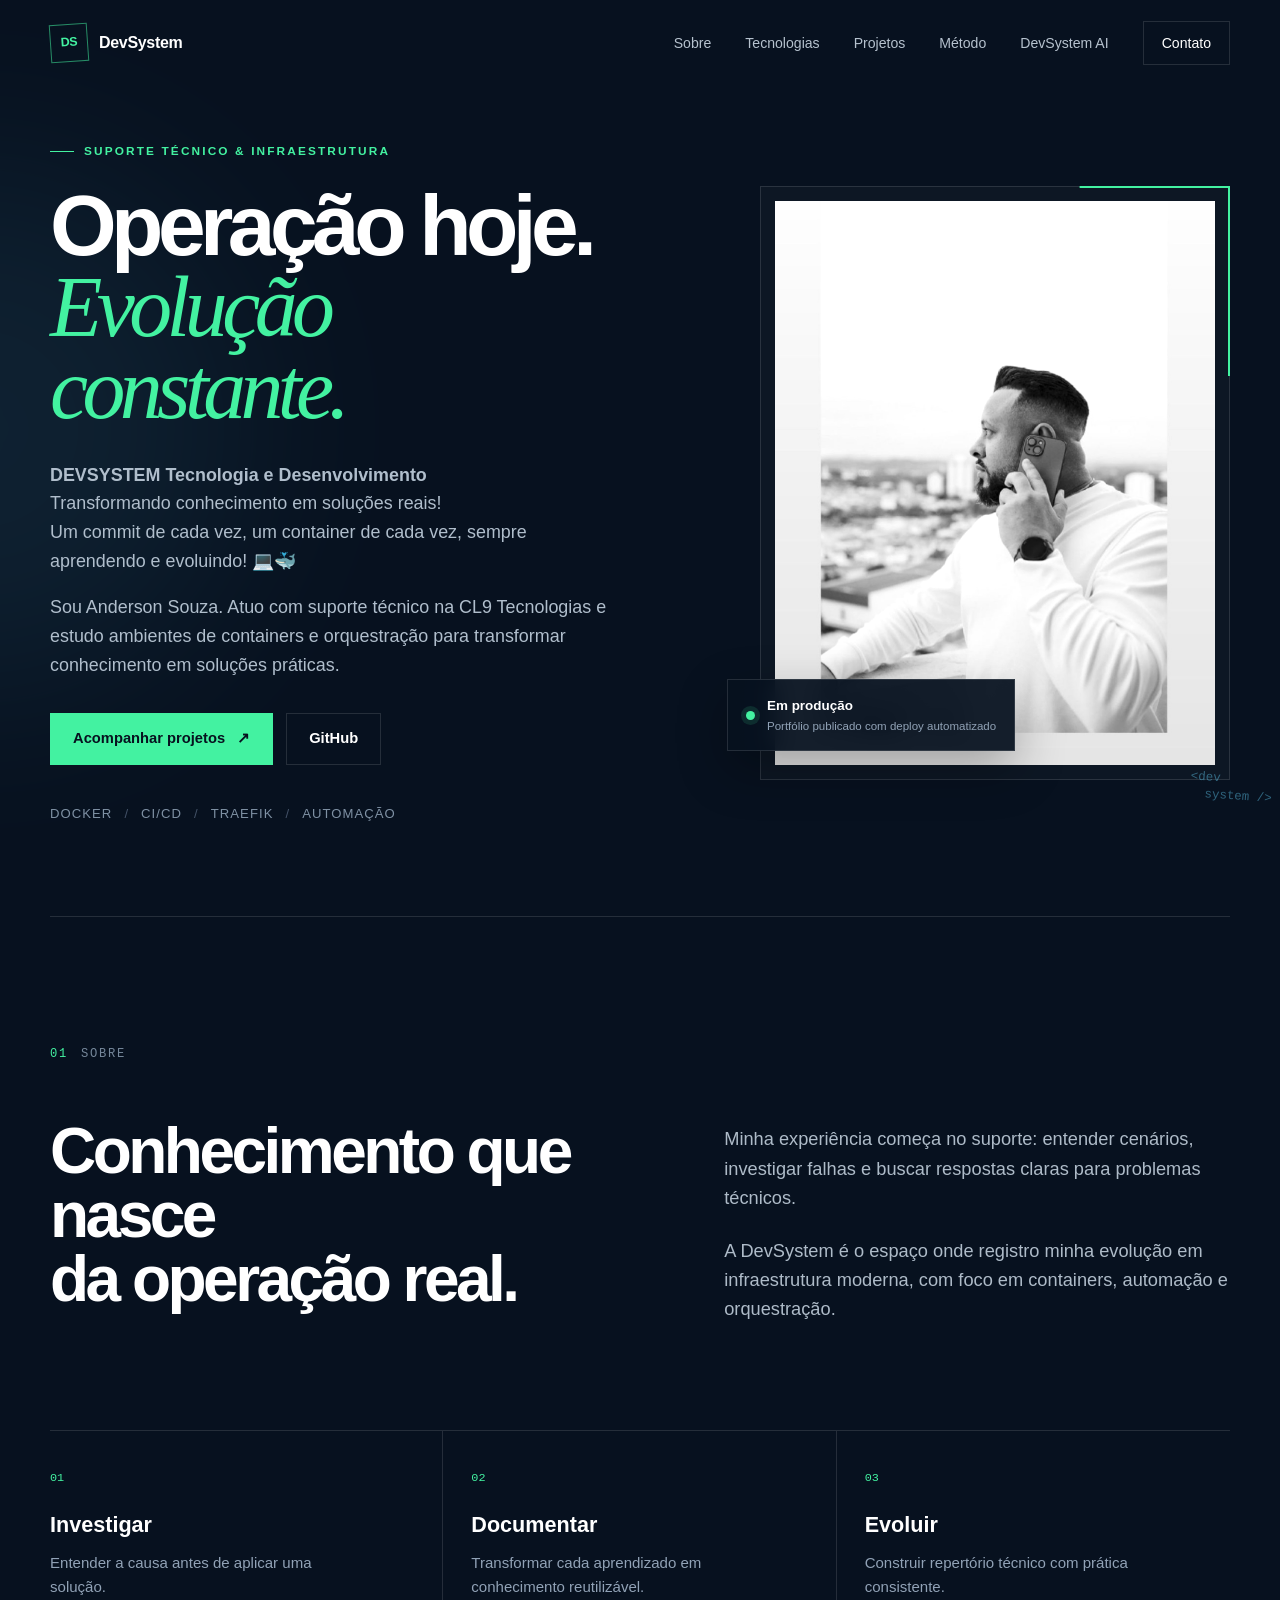
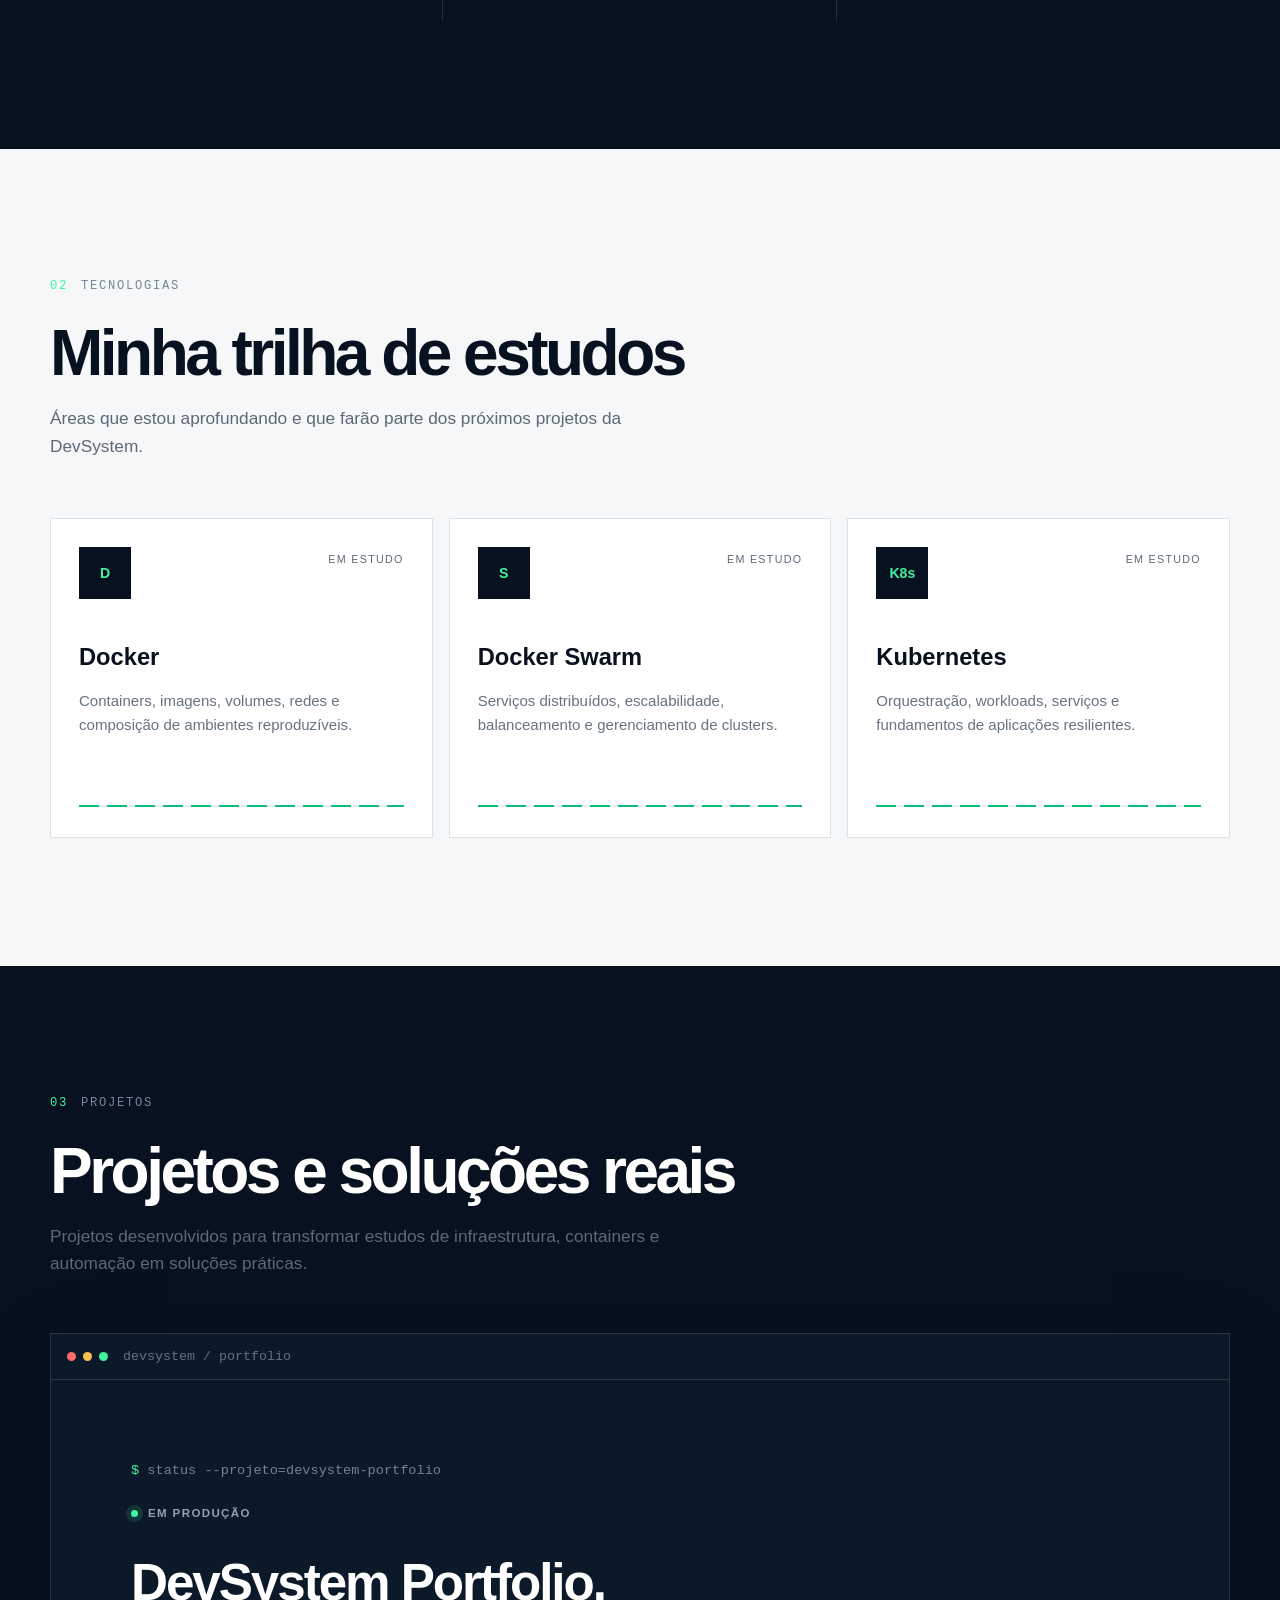
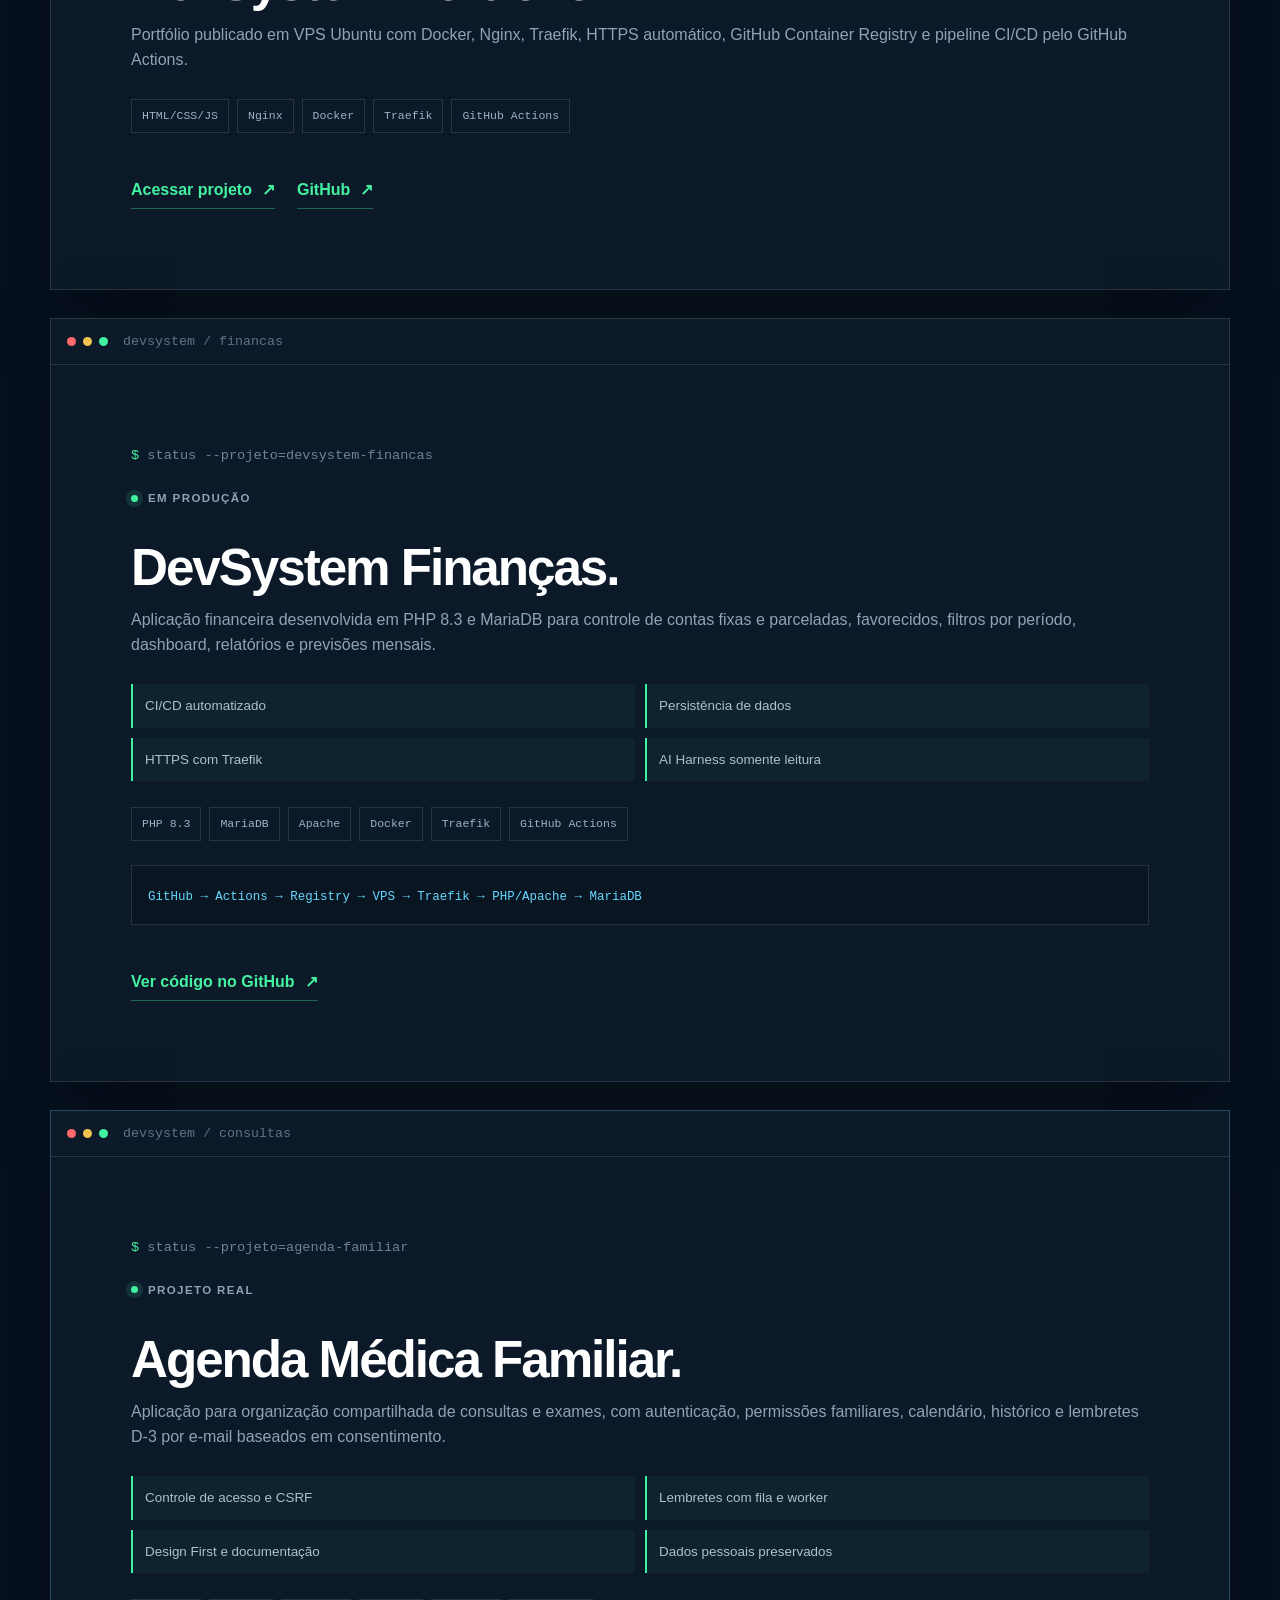
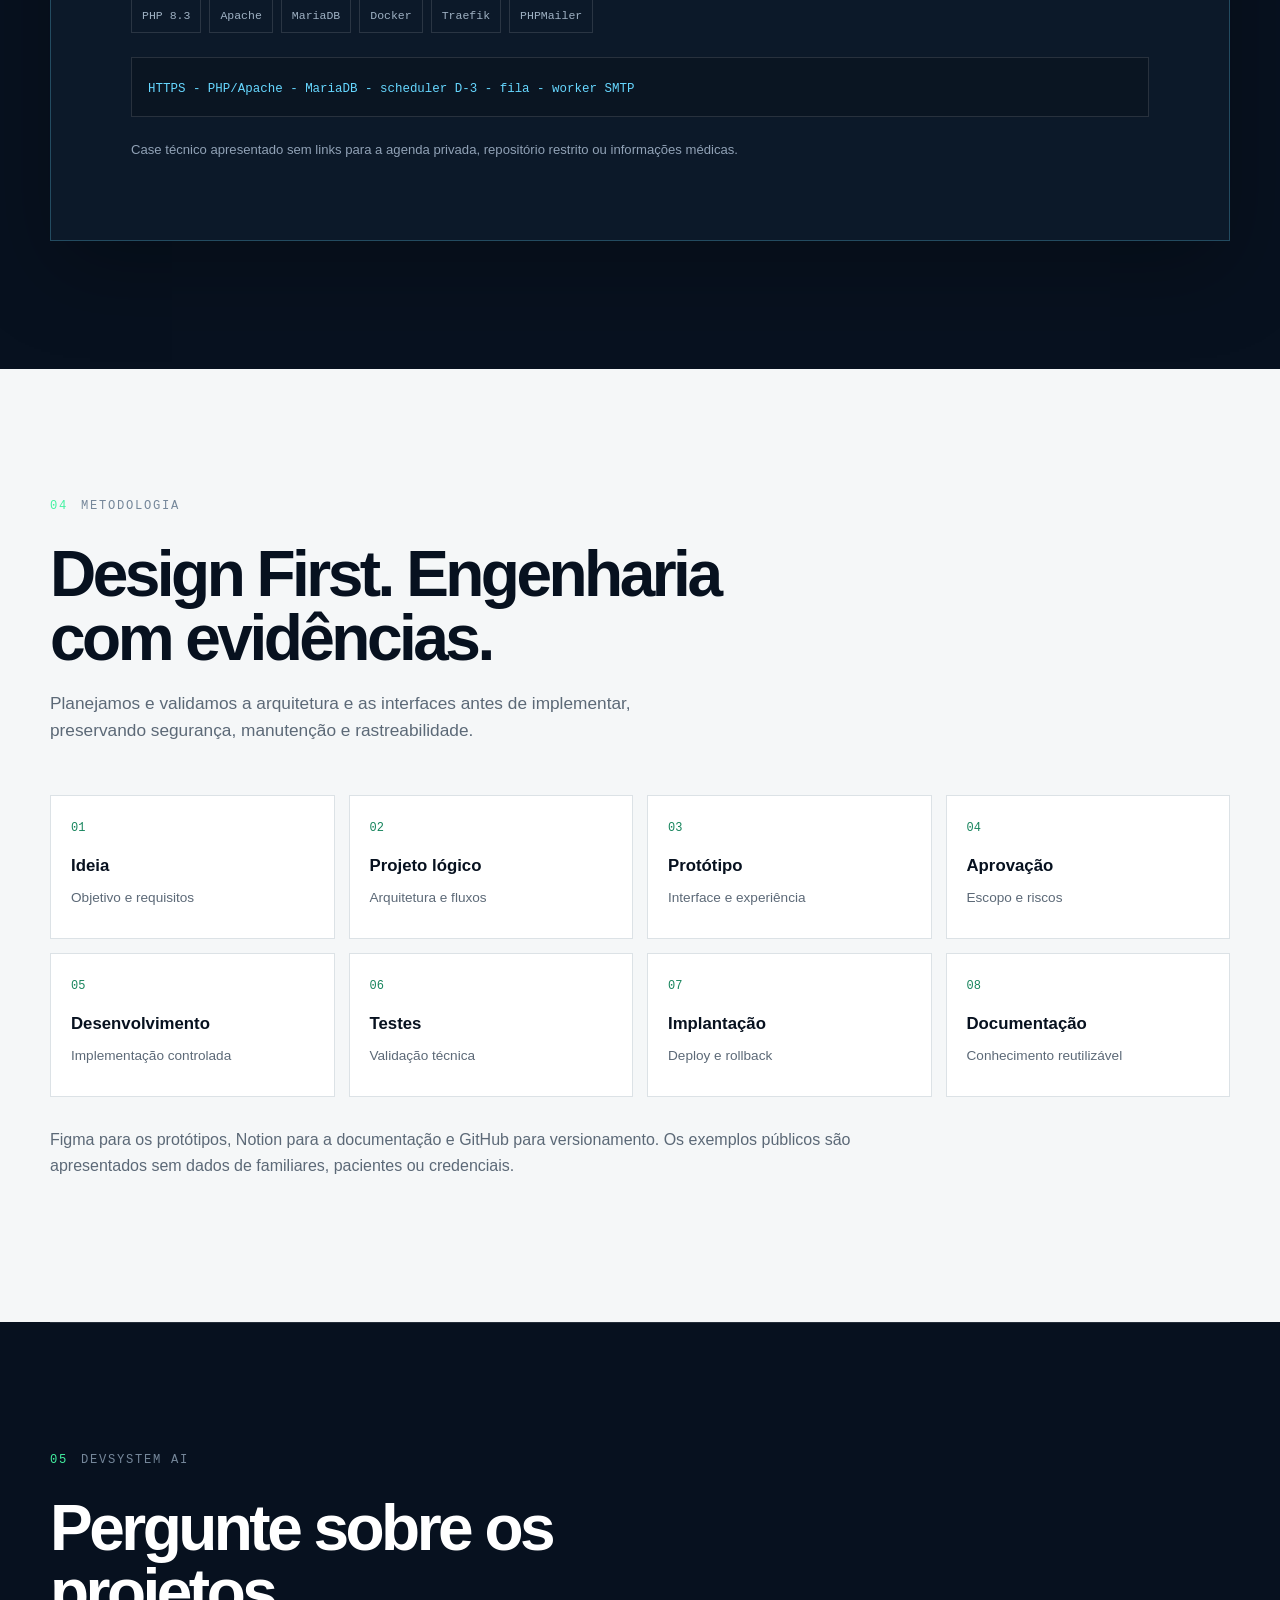
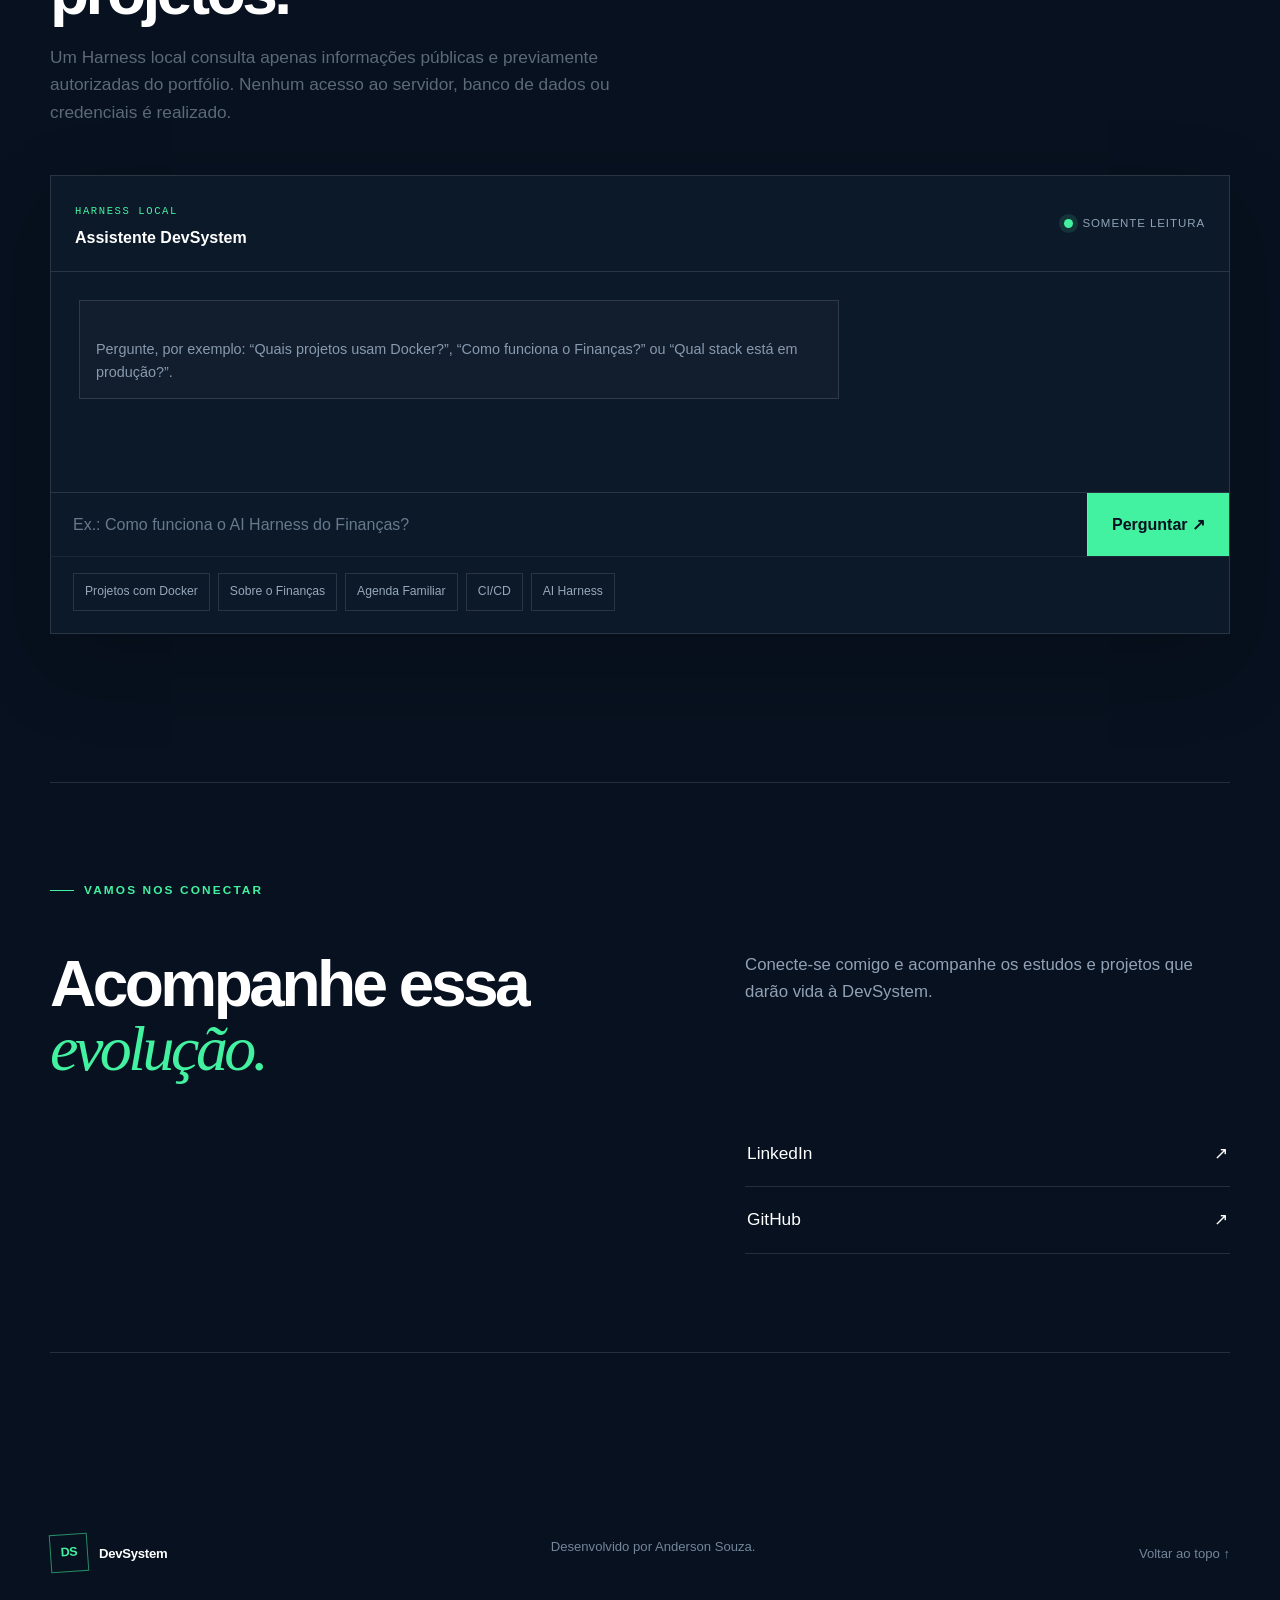
<file: site/index.html>
<!doctype html>
<html lang="pt-BR">
  <head>
    <meta charset="UTF-8" />
    <meta name="viewport" content="width=device-width, initial-scale=1.0" />
    <meta name="description" content="DevSystem — portfólio de Anderson Souza com projetos reais em Docker, CI/CD, Traefik, PHP, MariaDB, automação e infraestrutura." />
    <meta name="theme-color" content="#07111f" />
    <title>DevSystem | Anderson Souza</title>
    <link rel="icon" type="image/svg+xml" href="assets/favicon.svg" />
    <link rel="stylesheet" href="styles.css?v=20260922-1" />
  </head>
  <body>
    <header class="site-header">
      <a class="brand" href="#inicio" aria-label="DevSystem — início">
        <span class="brand-mark" aria-hidden="true">DS</span>
        <span>DevSystem</span>
      </a>
      <button class="menu-toggle" type="button" aria-expanded="false" aria-controls="main-nav" aria-label="Abrir menu">
        <span></span><span></span>
      </button>
      <nav id="main-nav" class="main-nav" aria-label="Navegação principal">
        <a href="#sobre">Sobre</a>
        <a href="#tecnologias">Tecnologias</a>
        <a href="#projetos">Projetos</a>
        <a href="#metodologia">Método</a>
        <a href="#assistente">DevSystem AI</a>
        <a class="nav-contact" href="#contato">Contato</a>
      </nav>
    </header>

    <main>
      <section id="inicio" class="hero section-shell">
        <div class="hero-copy reveal">
          <p class="eyebrow"><span></span> Suporte técnico &amp; infraestrutura</p>
          <h1>Operação hoje.<br /><em>Evolução constante.</em></h1>
          <p class="hero-text">
            <strong>DEVSYSTEM Tecnologia e Desenvolvimento</strong><br />
            Transformando conhecimento em soluções reais!<br />
            Um commit de cada vez, um container de cada vez, sempre aprendendo e evoluindo! 💻🐳
          </p>
          <p class="hero-text">
            Sou Anderson Souza. Atuo com suporte técnico na CL9 Tecnologias e estudo ambientes de containers e orquestração para transformar conhecimento em soluções práticas.
          </p>
          <div class="hero-actions">
            <a class="button button-primary" href="#projetos">Acompanhar projetos <span aria-hidden="true">↗</span></a>
            <a class="button button-ghost" href="https://github.com/anderson-souza-tech/portfolio" target="_blank" rel="noreferrer">GitHub</a>
          </div>
          <ul class="hero-tags" aria-label="Áreas de interesse">
            <li>Docker</li><li>CI/CD</li><li>Traefik</li><li>Automação</li>
          </ul>
        </div>

        <div class="portrait-wrap reveal">
          <div class="portrait-frame">
            <img src="assets/anderson-souza.jpeg" alt="Anderson Souza, criador da DevSystem" />
            <div class="portrait-card">
              <span class="status-dot" aria-hidden="true"></span>
              <div><strong>Em produção</strong><small>Portfólio publicado com deploy automatizado</small></div>
            </div>
          </div>
          <div class="code-stamp" aria-hidden="true">&lt;dev<br />&nbsp;&nbsp;system /&gt;</div>
        </div>
      </section>

      <section id="sobre" class="about section-shell section-space">
        <div class="section-label reveal"><span>01</span> SOBRE</div>
        <div class="about-grid">
          <h2 class="reveal">Conhecimento que nasce<br />da operação real.</h2>
          <div class="about-copy reveal">
            <p>Minha experiência começa no suporte: entender cenários, investigar falhas e buscar respostas claras para problemas técnicos.</p>
            <p>A DevSystem é o espaço onde registro minha evolução em infraestrutura moderna, com foco em containers, automação e orquestração.</p>
          </div>
        </div>
        <div class="principles reveal">
          <article><span>01</span><h3>Investigar</h3><p>Entender a causa antes de aplicar uma solução.</p></article>
          <article><span>02</span><h3>Documentar</h3><p>Transformar cada aprendizado em conhecimento reutilizável.</p></article>
          <article><span>03</span><h3>Evoluir</h3><p>Construir repertório técnico com prática consistente.</p></article>
        </div>
      </section>

      <section id="tecnologias" class="tech-section section-space">
        <div class="section-shell">
          <div class="section-heading reveal">
            <div class="section-label"><span>02</span> TECNOLOGIAS</div>
            <h2>Minha trilha de estudos</h2>
            <p>Áreas que estou aprofundando e que farão parte dos próximos projetos da DevSystem.</p>
          </div>
          <div class="tech-grid">
            <article class="tech-card reveal">
              <div class="tech-icon">D</div><span class="learning">EM ESTUDO</span>
              <h3>Docker</h3><p>Containers, imagens, volumes, redes e composição de ambientes reproduzíveis.</p>
              <div class="study-line" aria-hidden="true"></div>
            </article>
            <article class="tech-card reveal">
              <div class="tech-icon">S</div><span class="learning">EM ESTUDO</span>
              <h3>Docker Swarm</h3><p>Serviços distribuídos, escalabilidade, balanceamento e gerenciamento de clusters.</p>
              <div class="study-line" aria-hidden="true"></div>
            </article>
            <article class="tech-card reveal">
              <div class="tech-icon">K8s</div><span class="learning">EM ESTUDO</span>
              <h3>Kubernetes</h3><p>Orquestração, workloads, serviços e fundamentos de aplicações resilientes.</p>
              <div class="study-line" aria-hidden="true"></div>
            </article>
          </div>
        </div>
      </section>
       
      <section id="projetos" class="projects section-shell section-space">
        <div class="section-heading reveal">
          <div class="section-label"><span>03</span> PROJETOS</div>
          <h2>Projetos e soluções reais</h2>
          <p>Projetos desenvolvidos para transformar estudos de infraestrutura, containers e automação em soluções práticas.</p>
        </div>
        <div class="project-grid">
          <article class="project-board reveal">
            <div class="terminal-bar"><span></span><span></span><span></span><small>devsystem / portfolio</small></div>
            <div class="project-empty">
              <div class="prompt" aria-hidden="true"><span>$</span> status --projeto=devsystem-portfolio</div>
              <div class="project-status"><span class="status-dot" aria-hidden="true"></span> EM PRODUÇÃO</div>
              <h3>DevSystem Portfolio.</h3>
              <p>Portfólio publicado em VPS Ubuntu com Docker, Nginx, Traefik, HTTPS automático, GitHub Container Registry e pipeline CI/CD pelo GitHub Actions.</p>
              <ul class="project-stack" aria-label="Tecnologias do DevSystem Portfolio">
                <li>HTML/CSS/JS</li><li>Nginx</li><li>Docker</li><li>Traefik</li><li>GitHub Actions</li>
              </ul>
              <div class="project-links">
                <a href="https://devsystem.tech" target="_blank" rel="noreferrer">Acessar projeto <span aria-hidden="true">↗</span></a>
                <a href="https://github.com/anderson-souza-tech/portfolio" target="_blank" rel="noreferrer">GitHub <span aria-hidden="true">↗</span></a>
              </div>
            </div>
          </article>

          <article class="project-board project-featured reveal">
            <div class="terminal-bar"><span></span><span></span><span></span><small>devsystem / financas</small></div>
            <div class="project-empty">
              <div class="prompt" aria-hidden="true"><span>$</span> status --projeto=devsystem-financas</div>
              <div class="project-status"><span class="status-dot" aria-hidden="true"></span> EM PRODUÇÃO</div>
              <h3>DevSystem Finanças.</h3>
              <p>Aplicação financeira desenvolvida em PHP 8.3 e MariaDB para controle de contas fixas e parceladas, favorecidos, filtros por período, dashboard, relatórios e previsões mensais.</p>
              <div class="project-highlights">
                <span>CI/CD automatizado</span>
                <span>Persistência de dados</span>
                <span>HTTPS com Traefik</span>
                <span>AI Harness somente leitura</span>
              </div>
              <ul class="project-stack" aria-label="Tecnologias do DevSystem Finanças">
                <li>PHP 8.3</li><li>MariaDB</li><li>Apache</li><li>Docker</li><li>Traefik</li><li>GitHub Actions</li>
              </ul>
              <div class="project-architecture" aria-label="Resumo da arquitetura">
                <code>GitHub → Actions → Registry → VPS → Traefik → PHP/Apache → MariaDB</code>
              </div>
              <div class="project-links">
                <a href="https://github.com/anderson-souza-tech/devsystem-financas" target="_blank" rel="noreferrer">Ver código no GitHub <span aria-hidden="true">↗</span></a>
              </div>
            </div>
          </article>
          <article class="project-board project-consultas reveal">
            <div class="terminal-bar"><span></span><span></span><span></span><small>devsystem / consultas</small></div>
            <div class="project-empty">
              <div class="prompt" aria-hidden="true"><span>$</span> status --projeto=agenda-familiar</div>
              <div class="project-status"><span class="status-dot" aria-hidden="true"></span> PROJETO REAL</div>
              <h3>Agenda Médica Familiar.</h3>
              <p>Aplicação para organização compartilhada de consultas e exames, com autenticação, permissões familiares, calendário, histórico e lembretes D-3 por e-mail baseados em consentimento.</p>
              <div class="project-highlights">
                <span>Controle de acesso e CSRF</span>
                <span>Lembretes com fila e worker</span>
                <span>Design First e documentação</span>
                <span>Dados pessoais preservados</span>
              </div>
              <ul class="project-stack" aria-label="Tecnologias da Agenda Médica Familiar">
                <li>PHP 8.3</li><li>Apache</li><li>MariaDB</li><li>Docker</li><li>Traefik</li><li>PHPMailer</li>
              </ul>
              <div class="project-architecture" aria-label="Resumo da arquitetura da Agenda Médica Familiar">
                <code>HTTPS - PHP/Apache - MariaDB - scheduler D-3 - fila - worker SMTP</code>
              </div>
              <p class="project-privacy">Case técnico apresentado sem links para a agenda privada, repositório restrito ou informações médicas.</p>
            </div>
          </article>
        </div>
      </section>

      <section id="metodologia" class="method-section section-space">
        <div class="section-shell">
          <div class="section-heading reveal">
            <div class="section-label"><span>04</span> METODOLOGIA</div>
            <h2>Design First. Engenharia com evidências.</h2>
            <p>Planejamos e validamos a arquitetura e as interfaces antes de implementar, preservando segurança, manutenção e rastreabilidade.</p>
          </div>
          <ol class="method-steps reveal">
            <li><strong>Ideia</strong><span>Objetivo e requisitos</span></li>
            <li><strong>Projeto lógico</strong><span>Arquitetura e fluxos</span></li>
            <li><strong>Protótipo</strong><span>Interface e experiência</span></li>
            <li><strong>Aprovação</strong><span>Escopo e riscos</span></li>
            <li><strong>Desenvolvimento</strong><span>Implementação controlada</span></li>
            <li><strong>Testes</strong><span>Validação técnica</span></li>
            <li><strong>Implantação</strong><span>Deploy e rollback</span></li>
            <li><strong>Documentação</strong><span>Conhecimento reutilizável</span></li>
          </ol>
          <p class="method-note reveal">Figma para os protótipos, Notion para a documentação e GitHub para versionamento. Os exemplos públicos são apresentados sem dados de familiares, pacientes ou credenciais.</p>
        </div>
      </section>

      <section id="assistente" class="assistant-section section-shell section-space">
        <div class="section-heading reveal">
          <div class="section-label"><span>05</span> DEVSYSTEM AI</div>
          <h2>Pergunte sobre os projetos.</h2>
          <p>Um Harness local consulta apenas informações públicas e previamente autorizadas do portfólio. Nenhum acesso ao servidor, banco de dados ou credenciais é realizado.</p>
        </div>

        <div class="assistant-panel reveal">
          <div class="assistant-header">
            <div>
              <span class="assistant-kicker">HARNESS LOCAL</span>
              <strong>Assistente DevSystem</strong>
            </div>
            <span class="assistant-safe"><span class="status-dot" aria-hidden="true"></span> somente leitura</span>
          </div>

          <div id="assistant-log" class="assistant-log" aria-live="polite">
            <div class="assistant-message assistant-message-system">
              Pergunte, por exemplo: “Quais projetos usam Docker?”, “Como funciona o Finanças?” ou “Qual stack está em produção?”.
            </div>
          </div>

          <form id="assistant-form" class="assistant-form">
            <label class="sr-only" for="assistant-input">Pergunte sobre os projetos DevSystem</label>
            <input id="assistant-input" type="text" maxlength="180" autocomplete="off" placeholder="Ex.: Como funciona o AI Harness do Finanças?" />
            <button type="submit">Perguntar <span aria-hidden="true">↗</span></button>
          </form>

          <div class="assistant-suggestions" aria-label="Perguntas sugeridas">
            <button type="button" data-question="Quais projetos usam Docker?">Projetos com Docker</button>
            <button type="button" data-question="Como funciona o DevSystem Finanças?">Sobre o Finanças</button>
            <button type="button" data-question="O que é a Agenda Médica Familiar?">Agenda Familiar</button>
            <button type="button" data-question="Como funciona o CI/CD?">CI/CD</button>
            <button type="button" data-question="O que é o AI Harness?">AI Harness</button>
          </div>
        </div>
      </section>

      <section id="contato" class="contact section-shell section-space">
        <div class="contact-panel reveal">
          <p class="eyebrow"><span></span> VAMOS NOS CONECTAR</p>
          <h2>Acompanhe essa<br /><em>evolução.</em></h2>
          <p>Conecte-se comigo e acompanhe os estudos e projetos que darão vida à DevSystem.</p>
          <div class="contact-links">
            <a href="https://www.linkedin.com/in/andersouza-ti" target="_blank" rel="noreferrer"><span>LinkedIn</span><b aria-hidden="true">↗</b></a>
            <a href="https://github.com/anderson-souza-tech/portfolio" target="_blank" rel="noreferrer"><span>GitHub</span><b aria-hidden="true">↗</b></a>
          </div>
        </div>
      </section>
    </main>

    <footer class="site-footer section-shell">
      <div class="brand"><span class="brand-mark" aria-hidden="true">DS</span><span>DevSystem</span></div>
      <p>Desenvolvido por Anderson Souza.</p>
      <a href="#inicio">Voltar ao topo ↑</a>
    </footer>
    <script src="app.js?v=20260922-1"></script>
  </body>
</html>
</file>
<file: site/styles.css>
:root {
  --ink: #07111f;
  --ink-2: #0c1929;
  --panel: #112237;
  --line: rgba(255,255,255,.12);
  --muted: #91a2b6;
  --paper: #f5f7f8;
  --accent: #43f2a1;
  --accent-2: #66d7ff;
  --max: 1180px;
}

* { box-sizing: border-box; }
html { scroll-behavior: smooth; }
body { margin: 0; background: var(--ink); color: #fff; font-family: Inter, ui-sans-serif, -apple-system, BlinkMacSystemFont, "Segoe UI", sans-serif; font-size: 16px; line-height: 1.6; overflow-x: hidden; }
a { color: inherit; text-decoration: none; }
button { font: inherit; }
.section-shell { width: min(calc(100% - 48px), var(--max)); margin-inline: auto; }
.section-space { padding-block: 128px; }

.site-header { width: min(calc(100% - 48px), var(--max)); height: 86px; margin: 0 auto; display: flex; align-items: center; justify-content: space-between; position: relative; z-index: 20; }
.brand { display: inline-flex; align-items: center; gap: 11px; font-weight: 750; letter-spacing: -.02em; }
.brand-mark { width: 38px; height: 38px; display: grid; place-items: center; border: 1px solid rgba(67,242,161,.55); color: var(--accent); font-size: .78rem; letter-spacing: -.04em; transform: rotate(-4deg); }
.main-nav { display: flex; align-items: center; gap: 34px; font-size: .88rem; color: #b6c2ce; }
.main-nav a { transition: color .2s ease; }
.main-nav a:hover, .main-nav a:focus-visible { color: var(--accent); }
.main-nav .nav-contact { border: 1px solid var(--line); padding: 10px 18px; color: #fff; }
.menu-toggle { display: none; border: 0; background: none; color: white; padding: 8px; }
.menu-toggle span { display: block; width: 26px; height: 1px; background: currentColor; margin: 6px; }

.hero { min-height: calc(100vh - 86px); display: grid; grid-template-columns: 1.05fr .95fr; align-items: center; gap: clamp(40px, 7vw, 92px); padding-block: 56px 92px; position: relative; }
.hero::before { content: ""; position: absolute; width: 520px; height: 520px; left: -330px; top: 10%; background: var(--accent-2); opacity: .08; filter: blur(100px); border-radius: 50%; }
.eyebrow { color: var(--accent); font-size: .74rem; font-weight: 700; letter-spacing: .18em; text-transform: uppercase; display: flex; align-items: center; gap: 10px; }
.eyebrow span { width: 24px; height: 1px; background: currentColor; }
h1, h2, h3, p { margin-top: 0; }
h1 { font-size: clamp(3.45rem, 6.7vw, 6.6rem); line-height: .94; letter-spacing: -.065em; margin: 24px 0 30px; font-weight: 760; }
h1 em, h2 em { font-family: Georgia, serif; font-weight: 400; color: var(--accent); }
.hero-text { color: #b0becc; font-size: clamp(1.05rem, 1.4vw, 1.2rem); max-width: 610px; }
.hero-actions { display: flex; flex-wrap: wrap; gap: 13px; margin-top: 34px; }
.button { min-height: 50px; padding: 13px 22px; display: inline-flex; align-items: center; justify-content: center; gap: 12px; font-weight: 700; font-size: .92rem; border: 1px solid var(--line); transition: .25s ease; }
.button-primary { background: var(--accent); color: var(--ink); border-color: var(--accent); }
.button-primary:hover { background: #fff; border-color: #fff; transform: translateY(-2px); }
.button-ghost:hover { border-color: var(--accent); color: var(--accent); }
.hero-tags { list-style: none; display: flex; gap: 12px; padding: 0; margin: 38px 0 0; color: #7f91a4; font-size: .82rem; text-transform: uppercase; letter-spacing: .08em; }
.hero-tags li:not(:last-child)::after { content: "/"; margin-left: 12px; color: #435267; }
.portrait-wrap { position: relative; justify-self: end; width: min(100%, 470px); }
.portrait-frame { position: relative; border: 1px solid var(--line); padding: 14px; background: rgba(255,255,255,.025); }
.portrait-frame::before { content: ""; position: absolute; inset: -1px; border-top: 2px solid var(--accent); border-right: 2px solid var(--accent); clip-path: polygon(68% 0,100% 0,100% 32%,98% 32%,98% 2%,68% 2%); pointer-events: none; }
.portrait-frame img { width: 100%; aspect-ratio: .78; display: block; object-fit: cover; object-position: center; filter: contrast(1.05); }
.portrait-card { position: absolute; left: -34px; bottom: 28px; background: rgba(7,17,31,.94); backdrop-filter: blur(12px); border: 1px solid var(--line); padding: 15px 18px; display: flex; align-items: center; gap: 12px; box-shadow: 0 18px 50px rgba(0,0,0,.3); }
.portrait-card strong, .portrait-card small { display: block; }
.portrait-card strong { font-size: .84rem; }
.portrait-card small { color: var(--muted); font-size: .72rem; }
.status-dot { width: 9px; height: 9px; background: var(--accent); border-radius: 50%; box-shadow: 0 0 0 5px rgba(67,242,161,.12); }
.code-stamp { position: absolute; right: -42px; bottom: -25px; color: rgba(102,215,255,.42); font-family: ui-monospace, SFMono-Regular, Menlo, monospace; font-size: .78rem; line-height: 1.35; transform: rotate(4deg); }

.about { border-top: 1px solid var(--line); }
.section-label { color: #75879a; font-family: ui-monospace, SFMono-Regular, Menlo, monospace; letter-spacing: .14em; font-size: .76rem; display: flex; gap: 13px; align-items: center; }
.section-label span { color: var(--accent); }
.about-grid { display: grid; grid-template-columns: 1.05fr .95fr; gap: 9vw; margin-top: 55px; }
h2 { font-size: clamp(2.7rem, 5vw, 5.25rem); line-height: 1; letter-spacing: -.055em; margin-bottom: 28px; }
.about-copy { color: #aebbc8; font-size: 1.14rem; padding-top: 5px; }
.about-copy p + p { margin-top: 24px; }
.principles { display: grid; grid-template-columns: repeat(3,1fr); margin-top: 88px; border-top: 1px solid var(--line); }
.principles article { padding: 32px 28px 0 0; border-right: 1px solid var(--line); min-height: 190px; }
.principles article + article { padding-left: 28px; }
.principles article:last-child { border: 0; }
.principles span { color: var(--accent); font-family: ui-monospace, SFMono-Regular, Menlo, monospace; font-size: .74rem; }
.principles h3 { font-size: 1.35rem; margin: 20px 0 8px; }
.principles p { color: var(--muted); font-size: .94rem; max-width: 270px; }

.tech-section { background: var(--paper); color: var(--ink); }
.section-heading { max-width: 750px; }
.section-heading h2 { margin: 25px 0 20px; }
.section-heading > p { color: #5c6977; font-size: 1.08rem; max-width: 630px; }
.tech-grid { display: grid; grid-template-columns: repeat(3,1fr); gap: 16px; margin-top: 58px; }
.tech-card { background: #fff; border: 1px solid #dce2e6; padding: 28px; min-height: 320px; position: relative; transition: transform .25s ease, box-shadow .25s ease; }
.tech-card:hover { transform: translateY(-5px); box-shadow: 0 20px 45px rgba(22,43,60,.09); }
.tech-icon { width: 52px; height: 52px; display: grid; place-items: center; background: var(--ink); color: var(--accent); font-weight: 800; font-size: .88rem; }
.learning { position: absolute; top: 32px; right: 28px; color: #5c6977; font-size: .67rem; letter-spacing: .12em; }
.tech-card h3 { font-size: 1.48rem; margin: 40px 0 12px; }
.tech-card p { color: #667381; font-size: .94rem; }
.study-line { height: 2px; position: absolute; bottom: 30px; left: 28px; right: 28px; overflow: hidden; background: repeating-linear-gradient(90deg, #0ebd78 0 20px, #e8ecee 20px 28px); }

.projects .section-heading { margin-bottom: 55px; }
.project-grid { display: grid; gap: 28px; }
.project-grid .project-board { max-width: none; width: 100%; margin-left: 0; }
.project-featured { border-color: rgba(67,242,161,.28); }
.project-status { display: inline-flex; align-items: center; gap: 10px; margin-top: 22px; color: #8fa2b6; font-size: .72rem; letter-spacing: .12em; font-weight: 700; }
.project-status .status-dot { width: 7px; height: 7px; }
.project-stack { list-style: none; display: flex; flex-wrap: wrap; gap: 8px; padding: 0; margin: 26px 0 0; }
.project-stack li { border: 1px solid var(--line); padding: 7px 10px; color: #9eb0c2; font-family: ui-monospace, SFMono-Regular, Menlo, monospace; font-size: .72rem; }
.project-highlights { display: grid; grid-template-columns: repeat(2,minmax(0,1fr)); gap: 10px; margin-top: 26px; }
.project-highlights span { padding: 11px 12px; border-left: 2px solid var(--accent); background: rgba(67,242,161,.045); color: #afbfce; font-size: .84rem; }
.project-architecture { margin-top: 24px; padding: 16px; border: 1px solid var(--line); background: rgba(0,0,0,.16); overflow-x: auto; }
.project-architecture code { color: var(--accent-2); white-space: nowrap; font-family: ui-monospace, SFMono-Regular, Menlo, monospace; font-size: .78rem; }
.project-links { display: flex; flex-wrap: wrap; gap: 22px; margin-top: 22px; }
.project-links a { margin-top: 0; }

.project-board { max-width: 920px; margin-left: auto; border: 1px solid var(--line); background: var(--ink-2); box-shadow: 0 30px 80px rgba(0,0,0,.25); }
.terminal-bar { height: 46px; display: flex; align-items: center; gap: 7px; padding-inline: 16px; border-bottom: 1px solid var(--line); }
.terminal-bar > span { width: 9px; height: 9px; border-radius: 50%; background: #314054; }
.terminal-bar > span:first-child { background: #ff6b6b; }
.terminal-bar > span:nth-child(2) { background: #f2c14e; }
.terminal-bar > span:nth-child(3) { background: var(--accent); }
.terminal-bar small { color: #617186; margin-left: 8px; font-family: ui-monospace, SFMono-Regular, Menlo, monospace; }
.project-empty { padding: clamp(42px, 7vw, 80px); }
.prompt { color: #6f8398; font-family: ui-monospace, SFMono-Regular, Menlo, monospace; font-size: .85rem; }
.prompt span { color: var(--accent); }
.project-empty h3 { font-size: clamp(2rem, 4vw, 3.7rem); letter-spacing: -.04em; line-height: 1.05; margin: 32px 0 12px; }
.project-empty p { color: var(--muted); }
.project-empty a { display: inline-flex; gap: 10px; color: var(--accent); font-weight: 700; margin-top: 22px; padding-bottom: 5px; border-bottom: 1px solid rgba(67,242,161,.35); }

.assistant-section { border-top: 1px solid var(--line); }
.assistant-section .section-heading { margin-bottom: 48px; }
.assistant-panel { border: 1px solid var(--line); background: var(--ink-2); box-shadow: 0 30px 80px rgba(0,0,0,.2); }
.assistant-header { display: flex; align-items: center; justify-content: space-between; gap: 20px; padding: 20px 24px; border-bottom: 1px solid var(--line); }
.assistant-header strong { display: block; margin-top: 4px; }
.assistant-kicker { color: var(--accent); font-family: ui-monospace, SFMono-Regular, Menlo, monospace; font-size: .66rem; letter-spacing: .15em; }
.assistant-safe { display: inline-flex; align-items: center; gap: 9px; color: #8fa2b6; font-size: .72rem; text-transform: uppercase; letter-spacing: .08em; }
.assistant-log { min-height: 220px; max-height: 420px; overflow-y: auto; padding: 28px; display: flex; flex-direction: column; gap: 14px; }
.assistant-message { max-width: min(760px, 92%); padding: 14px 16px; border: 1px solid var(--line); white-space: pre-line; }
.assistant-message-user { align-self: flex-end; background: rgba(67,242,161,.1); border-color: rgba(67,242,161,.22); }
.assistant-message-bot, .assistant-message-system { align-self: flex-start; background: rgba(255,255,255,.025); color: #bdc8d3; }
.assistant-message-system { color: #879aaf; font-size: .9rem; }
.assistant-form { display: grid; grid-template-columns: 1fr auto; border-top: 1px solid var(--line); }
.assistant-form input { width: 100%; min-width: 0; border: 0; outline: 0; background: transparent; color: #fff; padding: 19px 22px; font: inherit; }
.assistant-form input::placeholder { color: #66798d; }
.assistant-form button { border: 0; border-left: 1px solid var(--line); background: var(--accent); color: var(--ink); padding: 0 24px; font-weight: 800; cursor: pointer; }
.assistant-suggestions { display: flex; flex-wrap: wrap; gap: 8px; padding: 16px 22px 22px; border-top: 1px solid rgba(255,255,255,.06); }
.assistant-suggestions button { border: 1px solid var(--line); background: transparent; color: #96a8ba; padding: 8px 11px; font-size: .76rem; cursor: pointer; }
.assistant-suggestions button:hover { color: var(--accent); border-color: rgba(67,242,161,.35); }
.sr-only { position: absolute; width: 1px; height: 1px; padding: 0; margin: -1px; overflow: hidden; clip: rect(0,0,0,0); white-space: nowrap; border: 0; }

.contact { padding-top: 20px; }
.contact-panel { border-top: 1px solid var(--line); border-bottom: 1px solid var(--line); padding-block: 98px; display: grid; grid-template-columns: 1.1fr .9fr; gap: 40px 8vw; align-items: end; }
.contact-panel .eyebrow { grid-column: 1 / -1; }
.contact-panel h2 { margin: 0; }
.contact-panel > p:not(.eyebrow) { color: var(--muted); font-size: 1.05rem; align-self: start; max-width: 500px; }
.contact-links { grid-column: 2; }
.contact-links a { display: flex; justify-content: space-between; align-items: center; padding: 19px 2px; border-bottom: 1px solid var(--line); font-size: 1.08rem; transition: color .2s ease, padding .2s ease; }
.contact-links a:hover { color: var(--accent); padding-inline: 8px; }
.contact-links b { font-weight: 400; }
.site-footer { min-height: 145px; display: flex; align-items: center; justify-content: space-between; gap: 24px; color: #74869a; font-size: .82rem; }
.site-footer .brand { color: #fff; }
.site-footer a:hover { color: var(--accent); }

.reveal { opacity: 0; transform: translateY(18px); transition: opacity .7s ease, transform .7s ease; }
.reveal.visible { opacity: 1; transform: translateY(0); }

@media (max-width: 850px) {
  .section-shell, .site-header { width: min(calc(100% - 32px), var(--max)); }
  .section-space { padding-block: 90px; }
  .menu-toggle { display: block; }
  .main-nav { position: absolute; left: 0; right: 0; top: 75px; background: var(--ink-2); border: 1px solid var(--line); padding: 20px; flex-direction: column; align-items: stretch; gap: 0; opacity: 0; pointer-events: none; transform: translateY(-8px); transition: .2s ease; }
  .main-nav.open { opacity: 1; pointer-events: auto; transform: translateY(0); }
  .main-nav a { padding: 13px; }
  .main-nav .nav-contact { margin-top: 8px; text-align: center; }
  .hero { grid-template-columns: 1fr; padding-top: 44px; }
  .portrait-wrap { justify-self: center; width: min(88%, 470px); }
  .about-grid, .contact-panel { grid-template-columns: 1fr; gap: 35px; }
  .tech-grid { grid-template-columns: 1fr; }
  .project-highlights { grid-template-columns: 1fr; }
  .assistant-header { align-items: flex-start; flex-direction: column; }
  .contact-links { grid-column: 1; }
}

@media (max-width: 560px) {
  h1 { font-size: clamp(3rem, 14vw, 4.5rem); }
  .hero-tags { flex-wrap: wrap; }
  .portrait-card { left: -8px; right: -8px; bottom: 16px; }
  .code-stamp { display: none; }
  .principles { grid-template-columns: 1fr; }
  .principles article, .principles article + article { border-right: 0; border-bottom: 1px solid var(--line); padding: 28px 0; min-height: auto; }
  .principles article:last-child { border-bottom: 0; }
  .project-empty { padding: 38px 24px; }
  .assistant-form { grid-template-columns: 1fr; }
  .assistant-form button { min-height: 50px; border-left: 0; border-top: 1px solid var(--line); }
  .assistant-log { padding: 20px; }
  .site-footer { flex-direction: column; align-items: flex-start; justify-content: center; padding-block: 35px; }
}

@media (prefers-reduced-motion: reduce) {
  html { scroll-behavior: auto; }
  .reveal { opacity: 1; transform: none; transition: none; }
}

/* Portfolio V2 - Case de Consultas e metodologia Design First */
.project-consultas { border-color: rgba(102,215,255,.26); }
.project-privacy { color: var(--muted); font-size: .82rem; margin: 22px 0 0; line-height: 1.6; }
.method-section { background: var(--paper); color: var(--ink); }
.method-steps { display: grid; grid-template-columns: repeat(4,minmax(0,1fr)); gap: 14px; margin: 50px 0 30px; padding: 0; list-style: none; counter-reset: method; }
.method-steps li { counter-increment: method; position: relative; min-height: 144px; background: #fff; border: 1px solid #dce2e6; padding: 23px 20px; }
.method-steps li::before { content: "0" counter(method); display: block; color: #16845c; font-family: ui-monospace,monospace; font-size: .75rem; margin-bottom: 15px; }
.method-steps strong, .method-steps span { display: block; }
.method-steps strong { font-size: 1.05rem; }
.method-steps span { font-size: .85rem; color: #5c6977; margin-top: 7px; }
.method-note { color: #5c6977; max-width: 860px; }
@media(max-width:850px) { .method-steps { grid-template-columns: repeat(2,minmax(0,1fr)); } }
@media(max-width:560px) { .method-steps { grid-template-columns: 1fr; } .method-steps li { min-height: 104px; } }
</file>
